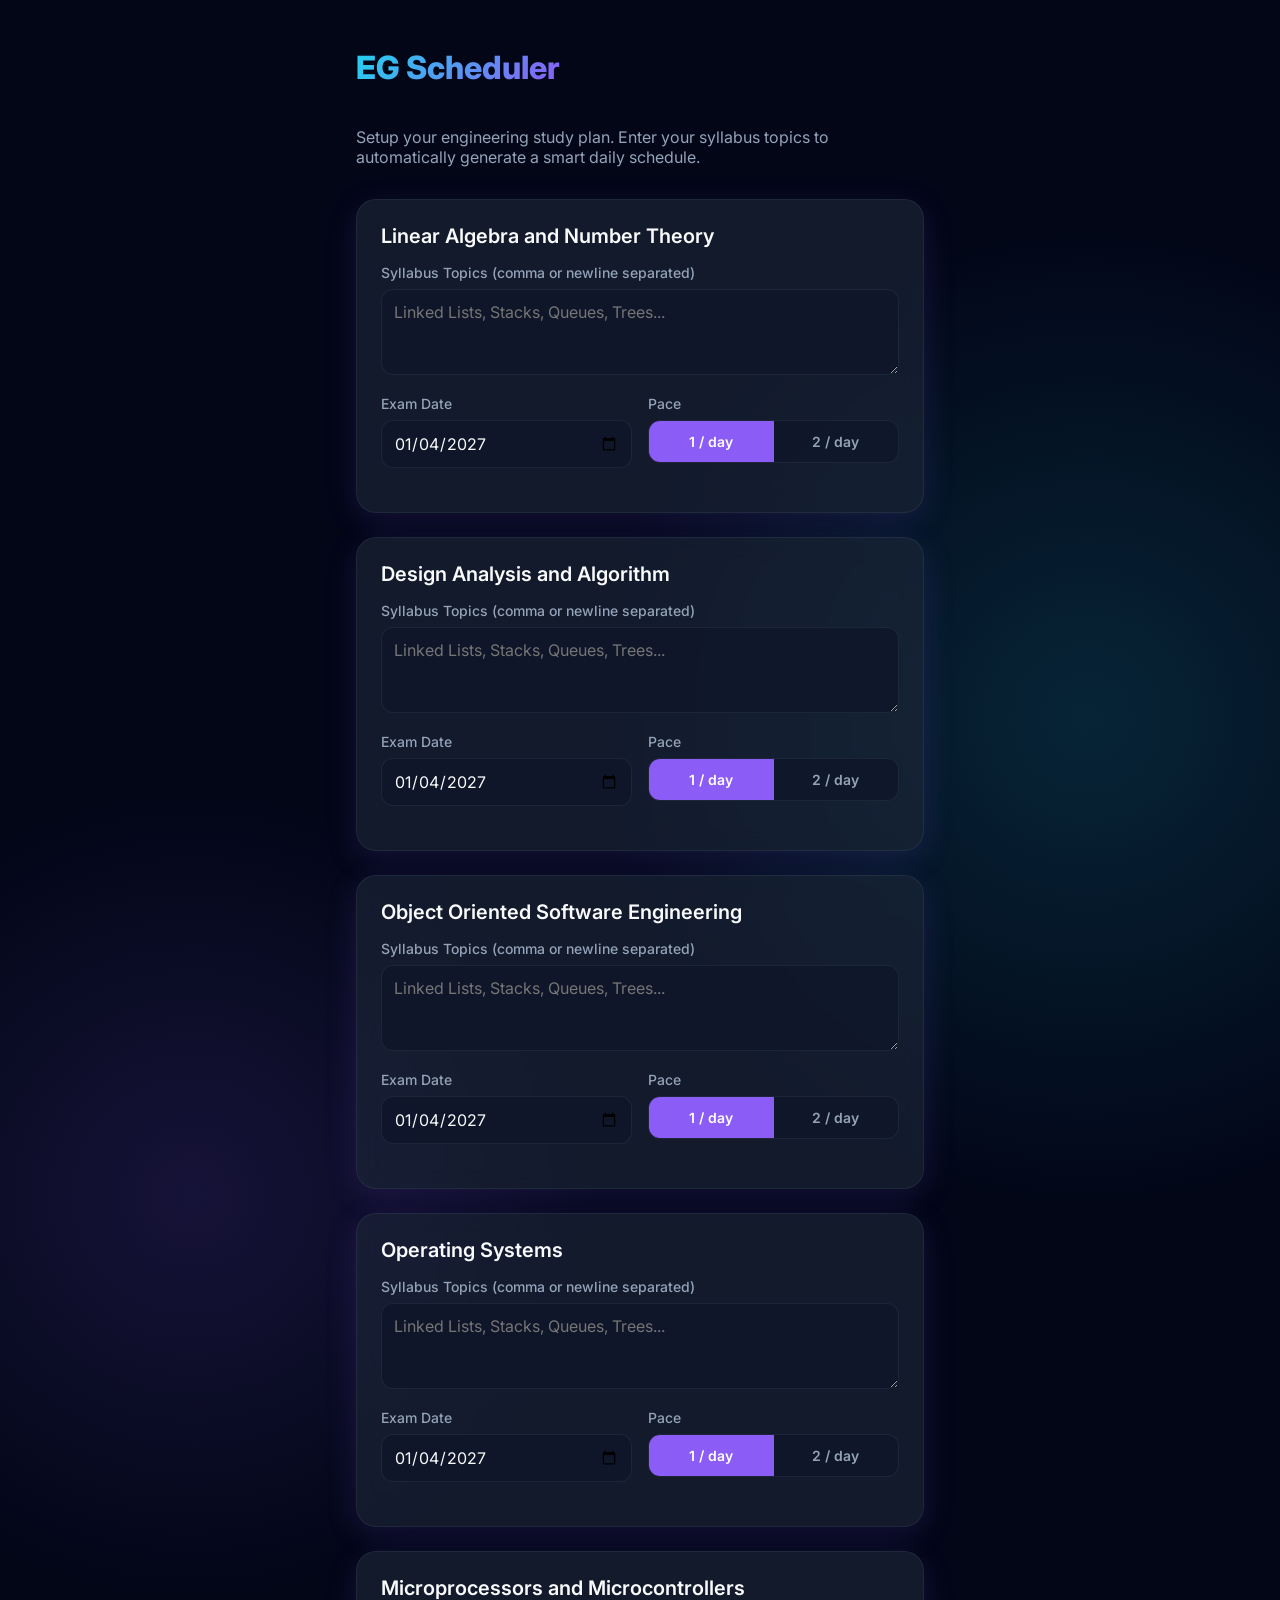
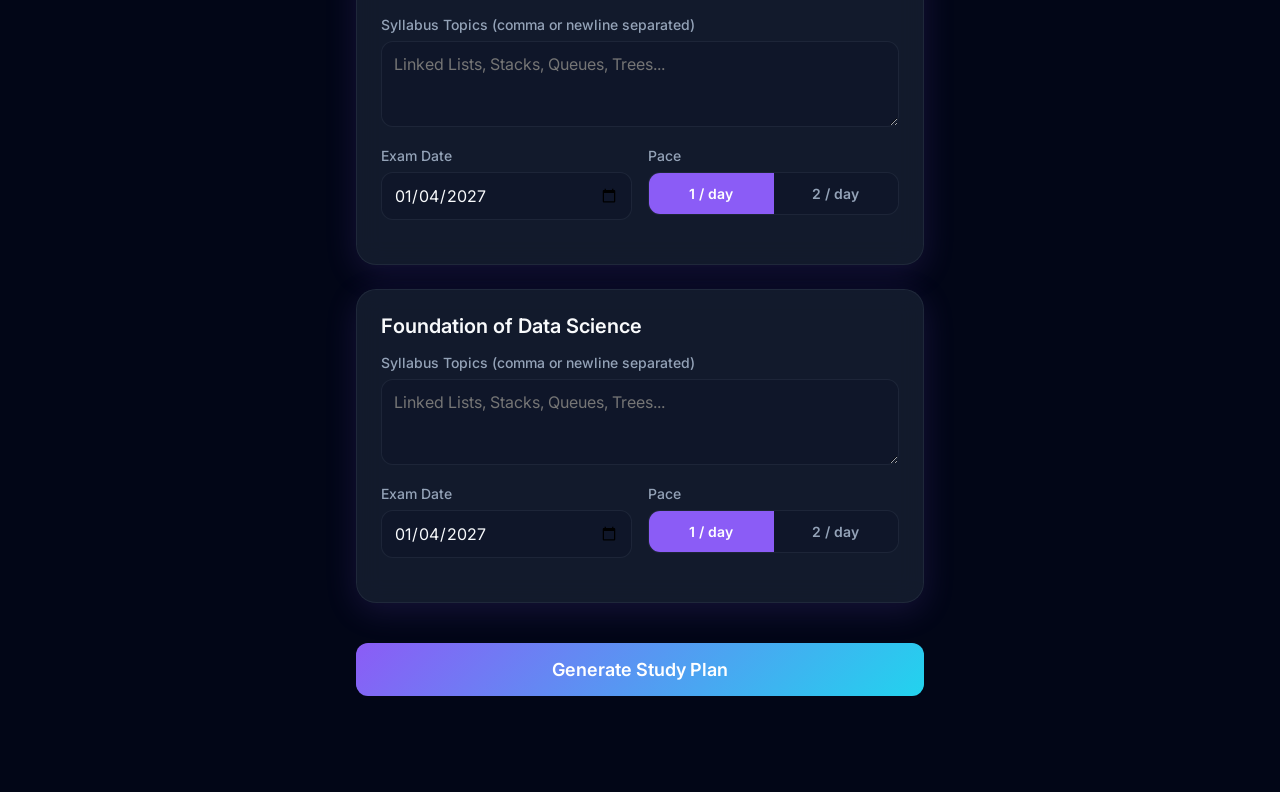
<file: index.html>
<!DOCTYPE html>
<html lang="en">
<head>
    <meta charset="UTF-8">
    <meta name="viewport" content="width=device-width, initial-scale=1.0, maximum-scale=1.0, user-scalable=no">
    <title>EG Study Scheduler - Setup</title>
    <link rel="manifest" href="./manifest.json">
    <link rel="stylesheet" href="./style.css">
    <link href="https://fonts.googleapis.com/css2?family=Inter:wght@400;500;600;800&display=swap" rel="stylesheet">
    <meta name="theme-color" content="#8b5cf6">
</head>
<body>
    <div class="container">
        <header>
            <h1>EG Scheduler</h1>
        </header>
        
        <p style="color: var(--text-muted); margin-bottom: 2rem;">Setup your engineering study plan. Enter your syllabus topics to automatically generate a smart daily schedule.</p>
        
        <form id="syllabus-form">
            <div id="subjects-container">
                <!-- Subject Cards generated by JS -->
            </div>
            
            <button type="submit" class="btn" style="margin-bottom: 3rem;">Generate Study Plan</button>
        </form>
    </div>

    <!-- Scripts -->
    <script src="./storage.js"></script>
    <script src="./app.js"></script>
</body>
</html>
</file>
<file: style.css>
:root {
  --bg-dark: #0f172a;
  --bg-darker: #020617;
  --glass-bg: rgba(30, 41, 59, 0.6);
  --glass-border: rgba(148, 163, 184, 0.1);
  --glass-glow: rgba(139, 92, 246, 0.15);
  --primary: #8b5cf6;
  --primary-hover: #7c3aed;
  --accent: #22d3ee;
  --text-main: #f8fafc;
  --text-muted: #94a3b8;
  --success: #10b981;
  --danger: #ef4444;
}
* {
  box-sizing: border-box;
  margin: 0;
  padding: 0;
  font-family: 'Inter', sans-serif;
}
body {
  background: var(--bg-darker);
  background-image: radial-gradient(circle at 15% 50%, rgba(139, 92, 246, 0.15), transparent 25%), radial-gradient(circle at 85% 30%, rgba(34, 211, 238, 0.15), transparent 25%);
  color: var(--text-main);
  min-height: 100vh;
  padding-bottom: 2rem;
  overflow-x: hidden;
}
.container {
  max-width: 600px;
  margin: 0 auto;
  padding: 1rem;
}
.glass {
  background: var(--glass-bg);
  backdrop-filter: blur(12px);
  border: 1px solid var(--glass-border);
  box-shadow: 0 8px 32px 0 var(--glass-glow);
  border-radius: 20px;
}
h1 {
  font-size: 2rem;
  font-weight: 800;
  background: linear-gradient(135deg, var(--accent), var(--primary));
  -webkit-background-clip: text;
  -webkit-text-fill-color: transparent;
  margin-bottom: 0.5rem;
}
h3 {
  font-size: 1.25rem;
  font-weight: 600;
  margin-bottom: 1rem;
  color: var(--text-main);
}
header {
  display: flex;
  justify-content: space-between;
  align-items: center;
  margin: 2rem 0;
}
.input-group {
  margin-bottom: 1.25rem;
  display: flex;
  flex-direction: column;
}
.input-group label {
  font-size: 0.875rem;
  color: var(--text-muted);
  margin-bottom: 0.5rem;
  font-weight: 500;
}
textarea, input[type="date"], select {
  background: rgba(15, 23, 42, 0.8);
  border: 1px solid var(--glass-border);
  color: var(--text-main);
  border-radius: 12px;
  padding: 0.75rem;
  font-size: 1rem;
  outline: none;
  transition: all 0.3s ease;
  width: 100%;
}
textarea:focus, input[type="date"]:focus, select:focus {
  border-color: var(--primary);
  box-shadow: 0 0 0 2px rgba(139, 92, 246, 0.2);
}
.row {
  display: grid;
  grid-template-columns: 1fr 1fr;
  gap: 1rem;
}
.segmented-control {
  display: flex;
  background: rgba(15, 23, 42, 0.8);
  border-radius: 12px;
  overflow: hidden;
  border: 1px solid var(--glass-border);
}
.segmented-control input[type="radio"] {
  display: none;
}
.segmented-control label {
  flex: 1;
  text-align: center;
  padding: 0.75rem;
  cursor: pointer;
  transition: 0.3s;
  color: var(--text-muted);
  font-weight: 600;
  margin: 0;
}
.segmented-control input[type="radio"]:checked + label {
  background: var(--primary);
  color: white;
}
.subject-card {
  padding: 1.5rem;
  margin-bottom: 1.5rem;
  animation: fadeInUp 0.5s ease backwards;
}
.task-card {
  display: flex;
  justify-content: space-between;
  align-items: center;
  padding: 1.25rem;
  margin-bottom: 1rem;
  transition: transform 0.2s, opacity 0.3s;
}
.task-card.completed {
  opacity: 0.6;
}
.task-card.completed p {
  text-decoration: line-through;
  color: var(--text-muted);
}
.task-info {
  flex: 1;
  padding-right: 1rem;
}
.task-info h4 {
  font-size: 0.875rem;
  color: var(--accent);
  margin-bottom: 0.25rem;
  text-transform: uppercase;
  letter-spacing: 0.05em;
}
.task-info p {
  font-size: 1.125rem;
  font-weight: 600;
  margin-bottom: 0.75rem;
}
.subject-progress-bar {
  height: 4px;
  background: rgba(255,255,255,0.1);
  border-radius: 2px;
  overflow: hidden;
  position: relative;
  width: 100%;
}
.subject-progress-bar .fill {
  height: 100%;
  background: var(--primary);
  transition: width 0.4s ease;
  width: 100%;
  max-width: 100%;
}
.custom-checkbox {
  position: relative;
  width: 32px;
  height: 32px;
  cursor: pointer;
}
.custom-checkbox input {
  opacity: 0;
  width: 0;
  height: 0;
}
.checkmark {
  position: absolute;
  top: 0; left: 0;
  height: 32px; width: 32px;
  background-color: rgba(15, 23, 42, 0.8);
  border: 2px solid var(--text-muted);
  border-radius: 50%;
  transition: all 0.3s;
}
.custom-checkbox:hover input ~ .checkmark {
  border-color: var(--primary);
}
.custom-checkbox input:checked ~ .checkmark {
  background-color: var(--success);
  border-color: var(--success);
  box-shadow: 0 0 15px rgba(16, 185, 129, 0.4);
}
.checkmark:after {
  content: "";
  position: absolute;
  display: none;
  left: 10px;
  top: 6px;
  width: 6px;
  height: 12px;
  border: solid white;
  border-width: 0 3px 3px 0;
  transform: rotate(45deg);
}
.custom-checkbox input:checked ~ .checkmark:after {
  display: block;
}
.btn {
  background: linear-gradient(135deg, var(--primary), var(--accent));
  color: white;
  border: none;
  padding: 1rem 2rem;
  border-radius: 12px;
  font-size: 1.125rem;
  font-weight: 600;
  cursor: pointer;
  width: 100%;
  transition: transform 0.2s, box-shadow 0.2s;
  margin-top: 1rem;
}
.btn:hover {
  transform: translateY(-2px);
  box-shadow: 0 10px 20px rgba(139, 92, 246, 0.3);
}
.btn-secondary {
  background: rgba(255,255,255,0.1);
  color: var(--text-main);
  border: 1px solid var(--glass-border);
  padding: 0.75rem 1.5rem;
  border-radius: 12px;
  font-weight: 600;
  cursor: pointer;
  transition: all 0.2s;
}
.btn-secondary:hover {
  background: rgba(255,255,255,0.15);
}
#bell-icon, #settings-icon {
  background: var(--glass-bg);
  border: 1px solid var(--glass-border);
  border-radius: 50%;
  width: 44px;
  height: 44px;
  display: flex;
  align-items: center;
  justify-content: center;
  font-size: 1.25rem;
  cursor: pointer;
  transition: 0.3s;
  color: white;
}
#bell-icon:hover {
  background: rgba(255,255,255,0.1);
  transform: scale(1.05);
}
.progress-section {
  text-align: center;
  margin: 3rem 0;
}
.progress-ring {
  position: relative;
  width: 160px;
  height: 160px;
  margin: 0 auto;
}
.progress-ring svg {
  transform: rotate(-90deg);
  width: 100%;
  height: 100%;
}
.progress-ring__circle-bg {
  stroke: rgba(255,255,255,0.05);
  stroke-width: 12;
  fill: transparent;
}
.progress-ring__circle {
  stroke: url(#gradient);
  stroke-width: 12;
  fill: transparent;
  stroke-linecap: round;
  transition: stroke-dashoffset 0.8s cubic-bezier(0.4, 0, 0.2, 1);
}
.progress-text {
  position: absolute;
  top: 50%;
  left: 50%;
  transform: translate(-50%, -50%);
  display: flex;
  flex-direction: column;
  align-items: center;
}
.progress-text .num {
  font-size: 2rem;
  font-weight: 800;
}
.progress-text .label {
  font-size: 0.75rem;
  color: var(--text-muted);
  text-transform: uppercase;
  letter-spacing: 0.1em;
}
dialog {
  margin: auto;
  border: none;
  background: var(--glass-bg);
  backdrop-filter: blur(12px);
  border: 1px solid var(--glass-border);
  border-radius: 20px;
  color: var(--text-main);
  padding: 2rem;
  width: 90%;
  max-width: 400px;
}
dialog::backdrop {
  background: rgba(0, 0, 0, 0.6);
  backdrop-filter: blur(5px);
}
.switch {
  position: relative;
  display: inline-block;
  width: 50px;
  height: 28px;
}
.switch input { 
  opacity: 0;
  width: 0;
  height: 0;
}
.slider {
  position: absolute;
  cursor: pointer;
  top: 0; left: 0; right: 0; bottom: 0;
  background-color: rgba(255,255,255,0.1);
  transition: .4s;
  border-radius: 34px;
}
.slider:before {
  position: absolute;
  content: "";
  height: 20px;
  width: 20px;
  left: 4px;
  bottom: 4px;
  background-color: white;
  transition: .4s;
  border-radius: 50%;
}
input:checked + .slider {
  background-color: var(--primary);
}
input:checked + .slider:before {
  transform: translateX(22px);
}
.modal-header {
  display: flex;
  justify-content: space-between;
  margin-bottom: 1.5rem;
  align-items: center;
}
@keyframes fadeInUp {
  from { opacity: 0; transform: translateY(20px); }
  to { opacity: 1; transform: translateY(0); }
}
.empty-state {
  text-align: center;
  color: var(--text-muted);
  padding: 3rem 1rem;
}
</file>
